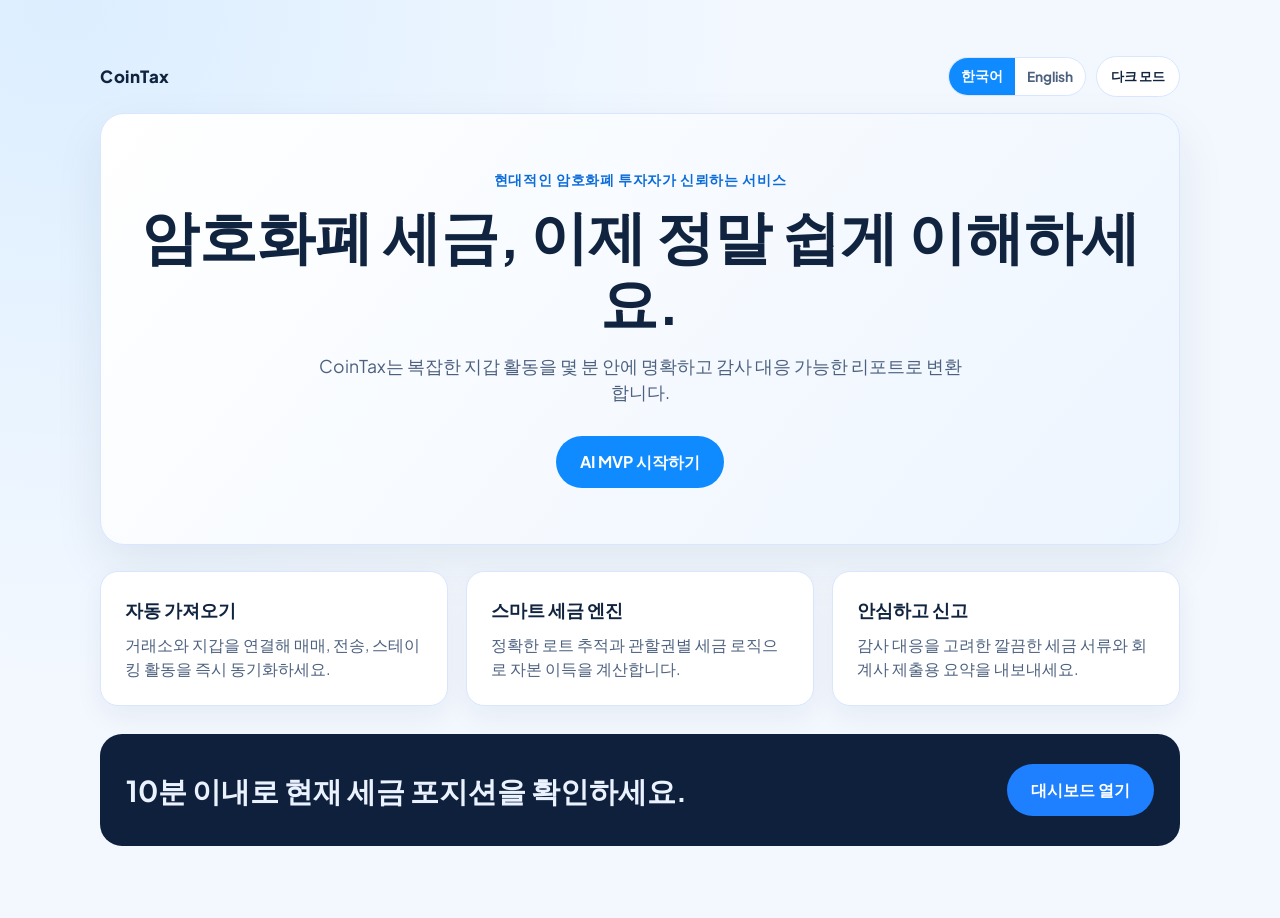
<file: index.html>
<!doctype html>
<html lang="ko">
<head>
  <meta charset="UTF-8" />
  <meta name="viewport" content="width=device-width, initial-scale=1.0" />
  <title>CoinTax | 암호화폐 세금, 더 명확하게</title>
  <meta
    name="description"
    content="CoinTax는 거래를 정리하고 세금 영향을 계산해, 더 자신 있게 신고할 수 있도록 돕습니다."
  />
  <link rel="preconnect" href="https://fonts.googleapis.com" />
  <link rel="preconnect" href="https://fonts.gstatic.com" crossorigin />
  <link
    href="https://fonts.googleapis.com/css2?family=Plus+Jakarta+Sans:wght@400;500;700;800&display=swap"
    rel="stylesheet"
  />
  <link href="/style.css" rel="stylesheet" />
</head>
<body>
  <main>
    <header class="topbar reveal-up">
      <div class="brand">CoinTax</div>
      <div class="controls">
        <div class="language-toggle" role="group" aria-label="언어 선택">
          <button id="lang-ko" class="lang-button is-active" type="button" aria-pressed="true">한국어</button>
          <button id="lang-en" class="lang-button" type="button" aria-pressed="false">English</button>
        </div>
        <button id="theme-toggle" class="theme-toggle" type="button" aria-label="다크 모드 켜기">
          <span id="theme-toggle-text">다크 모드</span>
        </button>
      </div>
    </header>

    <section class="hero reveal-up">
      <p class="tag" data-i18n="tagline">현대적인 암호화폐 투자자가 신뢰하는 서비스</p>
      <h1 data-i18n="heroTitle">암호화폐 세금, 이제 정말 쉽게 이해하세요.</h1>
      <p class="subtext" data-i18n="heroSubtext">
        CoinTax는 복잡한 지갑 활동을 몇 분 안에 명확하고 감사 대응 가능한 리포트로 변환합니다.
      </p>
      <a class="cta" href="/app" data-i18n="heroCta">AI MVP 시작하기</a>
    </section>

    <section class="features" aria-label="CoinTax 기능" data-i18n-aria-label="featuresAriaLabel">
      <article class="feature-card reveal-up">
        <h2 data-i18n="feature1Title">자동 가져오기</h2>
        <p data-i18n="feature1Body">
          거래소와 지갑을 연결해 매매, 전송, 스테이킹 활동을 즉시 동기화하세요.
        </p>
      </article>
      <article class="feature-card reveal-up">
        <h2 data-i18n="feature2Title">스마트 세금 엔진</h2>
        <p data-i18n="feature2Body">
          정확한 로트 추적과 관할권별 세금 로직으로 자본 이득을 계산합니다.
        </p>
      </article>
      <article class="feature-card reveal-up">
        <h2 data-i18n="feature3Title">안심하고 신고</h2>
        <p data-i18n="feature3Body">
          감사 대응을 고려한 깔끔한 세금 서류와 회계사 제출용 요약을 내보내세요.
        </p>
      </article>
    </section>

    <section id="get-started" class="cta-panel reveal-up">
      <h2 data-i18n="panelTitle">10분 이내로 현재 세금 포지션을 확인하세요.</h2>
      <a class="cta cta-secondary" href="/app" data-i18n="panelCta">대시보드 열기</a>
    </section>
  </main>
  <script defer type="text/javascript" src="/main.js"></script>
</body>
</html>
</file>
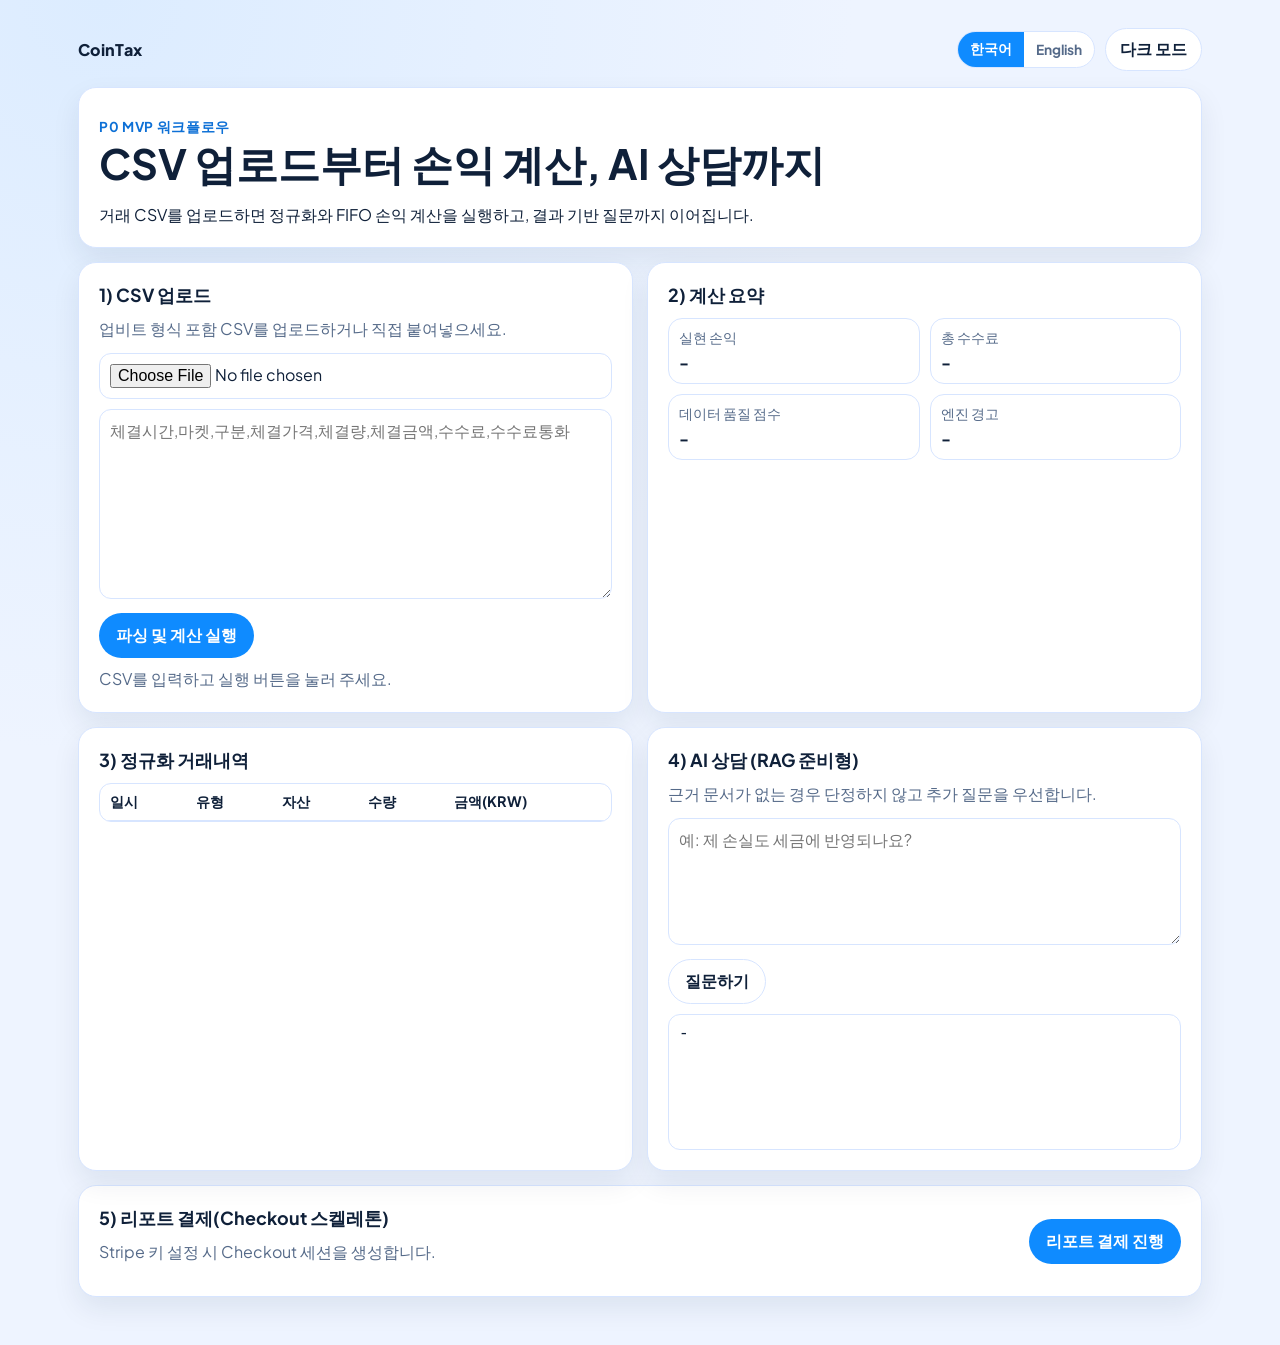
<file: app/index.html>
<!doctype html>
<html lang="ko">
<head>
  <meta charset="UTF-8" />
  <meta name="viewport" content="width=device-width, initial-scale=1.0" />
  <title>CoinTax AI MVP | 업로드부터 리포트까지</title>
  <meta
    name="description"
    content="CSV 업로드, 손익 계산, 데이터 품질 점수, AI 상담까지 한 번에 제공하는 CoinTax AI MVP"
  />
  <link rel="preconnect" href="https://fonts.googleapis.com" />
  <link rel="preconnect" href="https://fonts.gstatic.com" crossorigin />
  <link
    href="https://fonts.googleapis.com/css2?family=Plus+Jakarta+Sans:wght@400;500;700;800&display=swap"
    rel="stylesheet"
  />
  <link rel="stylesheet" href="/app/app.css" />
</head>
<body>
  <main class="app-shell">
    <header class="app-topbar">
      <a class="brand" href="/">CoinTax</a>
      <div class="top-controls">
        <div class="language-toggle" role="group" aria-label="언어 선택">
          <button id="lang-ko" class="lang-button is-active" type="button" aria-pressed="true">한국어</button>
          <button id="lang-en" class="lang-button" type="button" aria-pressed="false">English</button>
        </div>
        <button id="theme-toggle" class="theme-toggle" type="button" aria-label="다크 모드 켜기">
          <span id="theme-toggle-text">다크 모드</span>
        </button>
      </div>
    </header>

    <section class="hero card">
      <p class="hero-tag" data-i18n="heroTag">P0 MVP 워크플로우</p>
      <h1 data-i18n="heroTitle">CSV 업로드부터 손익 계산, AI 상담까지</h1>
      <p data-i18n="heroBody">거래 CSV를 업로드하면 정규화와 FIFO 손익 계산을 실행하고, 결과 기반 질문까지 이어집니다.</p>
    </section>

    <section class="grid two-col">
      <article class="card">
        <h2 data-i18n="uploadTitle">1) CSV 업로드</h2>
        <p class="muted" data-i18n="uploadBody">업비트 형식 포함 CSV를 업로드하거나 직접 붙여넣으세요.</p>
        <input id="csv-file" type="file" accept=".csv,text/csv" />
        <textarea id="csv-text" rows="8" placeholder="체결시간,마켓,구분,체결가격,체결량,체결금액,수수료,수수료통화"></textarea>
        <button id="parse-btn" class="btn primary" type="button" data-i18n="parseButton">파싱 및 계산 실행</button>
        <p id="upload-status" class="status" aria-live="polite"></p>
      </article>

      <article class="card">
        <h2 data-i18n="summaryTitle">2) 계산 요약</h2>
        <div class="stats">
          <div class="stat">
            <span data-i18n="gainLabel">실현 손익</span>
            <strong id="total-gain">-</strong>
          </div>
          <div class="stat">
            <span data-i18n="feeLabel">총 수수료</span>
            <strong id="total-fee">-</strong>
          </div>
          <div class="stat">
            <span data-i18n="qualityLabel">데이터 품질 점수</span>
            <strong id="quality-score">-</strong>
          </div>
          <div class="stat">
            <span data-i18n="flagLabel">엔진 경고</span>
            <strong id="flag-count">-</strong>
          </div>
        </div>
      </article>
    </section>

    <section class="grid two-col">
      <article class="card">
        <h2 data-i18n="recordsTitle">3) 정규화 거래내역</h2>
        <div class="table-wrap">
          <table>
            <thead>
              <tr>
                <th data-i18n="colDate">일시</th>
                <th data-i18n="colType">유형</th>
                <th data-i18n="colAsset">자산</th>
                <th data-i18n="colQty">수량</th>
                <th data-i18n="colAmount">금액(KRW)</th>
              </tr>
            </thead>
            <tbody id="record-rows"></tbody>
          </table>
        </div>
      </article>

      <article class="card">
        <h2 data-i18n="chatTitle">4) AI 상담 (RAG 준비형)</h2>
        <p class="muted" data-i18n="chatBody">근거 문서가 없는 경우 단정하지 않고 추가 질문을 우선합니다.</p>
        <textarea id="chat-question" rows="5" data-i18n-placeholder="chatPlaceholder" placeholder="예: 제 손실도 세금에 반영되나요?"></textarea>
        <button id="chat-btn" class="btn" type="button" data-i18n="chatButton">질문하기</button>
        <pre id="chat-answer" class="answer">-</pre>
      </article>
    </section>

    <section class="card actions">
      <div>
        <h2 data-i18n="reportTitle">5) 리포트 결제(Checkout 스켈레톤)</h2>
        <p class="muted" data-i18n="reportBody">Stripe 키 설정 시 Checkout 세션을 생성합니다.</p>
      </div>
      <button id="checkout-btn" class="btn primary" type="button" data-i18n="checkoutButton">리포트 결제 진행</button>
    </section>
  </main>

  <script defer src="/app/app.js"></script>
</body>
</html>
</file>
<file: style.css>
:root {
  --bg: #f3f8ff;
  --surface: #ffffff;
  --text: #10233f;
  --muted: #4d617f;
  --primary: #0f8bff;
  --primary-dark: #0c6cd9;
  --line: #d9e6ff;
  --hero-from: #ffffff;
  --hero-to: #edf5ff;
  --cta-panel-bg: #0f203c;
  --cta-panel-text: #eaf2ff;
  --body-overlay: radial-gradient(circle at 5% 0%, #dceeff 0%, transparent 45%);
}

:root[data-theme="dark"] {
  --bg: #081422;
  --surface: #0f1f33;
  --text: #e7f0ff;
  --muted: #9ab0cf;
  --primary: #3a9bff;
  --primary-dark: #267fdf;
  --line: #243a55;
  --hero-from: #0f1f33;
  --hero-to: #0b182a;
  --cta-panel-bg: #101b2d;
  --cta-panel-text: #e7f0ff;
  --body-overlay: radial-gradient(circle at 5% 0%, #1a3a5f 0%, transparent 45%);
}

* {
  box-sizing: border-box;
}

html,
body {
  margin: 0;
  padding: 0;
  scroll-behavior: smooth;
}

body {
  background: var(--body-overlay), var(--bg);
  color: var(--text);
  font-family: "Plus Jakarta Sans", sans-serif;
  min-height: 100vh;
  line-height: 1.5;
  transition: background 220ms ease, color 220ms ease;
}

main {
  margin: 0 auto;
  max-width: 1120px;
  padding: 56px 20px 72px;
}

.topbar {
  align-items: center;
  display: flex;
  justify-content: space-between;
  margin-bottom: 16px;
}

.controls {
  align-items: center;
  display: flex;
  gap: 10px;
}

.brand {
  font-size: 1.05rem;
  font-weight: 800;
  letter-spacing: 0.03em;
}

.language-toggle {
  background: var(--surface);
  border: 1px solid var(--line);
  border-radius: 999px;
  display: inline-flex;
  overflow: hidden;
}

.lang-button {
  background: transparent;
  border: 0;
  color: var(--muted);
  cursor: pointer;
  font-family: inherit;
  font-size: 0.86rem;
  font-weight: 700;
  padding: 9px 12px;
  transition: background 160ms ease, color 160ms ease;
}

.lang-button:hover {
  color: var(--text);
}

.lang-button.is-active {
  background: var(--primary);
  color: #fff;
}

.theme-toggle {
  background: var(--surface);
  border: 1px solid var(--line);
  border-radius: 999px;
  color: var(--text);
  cursor: pointer;
  font-family: inherit;
  font-weight: 700;
  padding: 10px 14px;
  transition: background 160ms ease, border-color 160ms ease, transform 160ms ease;
}

.theme-toggle:hover {
  border-color: var(--primary);
  transform: translateY(-1px);
}

.hero {
  background: linear-gradient(130deg, var(--hero-from) 0%, var(--hero-to) 100%);
  border: 1px solid var(--line);
  border-radius: 24px;
  box-shadow: 0 20px 50px rgba(16, 35, 63, 0.08);
  padding: 56px 32px;
  text-align: center;
}

.tag {
  color: var(--primary-dark);
  font-size: 0.85rem;
  font-weight: 700;
  letter-spacing: 0.06em;
  margin: 0 0 12px;
  text-transform: uppercase;
}

h1 {
  font-size: clamp(2rem, 4.5vw, 3.6rem);
  line-height: 1.15;
  margin: 0;
}

.subtext {
  color: var(--muted);
  font-size: 1.1rem;
  margin: 18px auto 30px;
  max-width: 650px;
}

.cta {
  background: var(--primary);
  border-radius: 999px;
  color: #fff;
  display: inline-block;
  font-weight: 700;
  padding: 14px 24px;
  text-decoration: none;
  transition: transform 160ms ease, box-shadow 160ms ease, background 160ms ease;
}

.cta:hover {
  background: var(--primary-dark);
  box-shadow: 0 12px 24px rgba(12, 108, 217, 0.28);
  transform: translateY(-2px);
}

.features {
  display: grid;
  gap: 18px;
  grid-template-columns: repeat(3, minmax(0, 1fr));
  margin-top: 26px;
}

.feature-card {
  background: var(--surface);
  border: 1px solid var(--line);
  border-radius: 18px;
  box-shadow: 0 10px 28px rgba(14, 34, 62, 0.06);
  padding: 24px;
}

.feature-card h2 {
  font-size: 1.15rem;
  margin: 0 0 10px;
}

.feature-card p {
  color: var(--muted);
  margin: 0;
}

.cta-panel {
  align-items: center;
  background: var(--cta-panel-bg);
  border-radius: 22px;
  color: var(--cta-panel-text);
  display: flex;
  gap: 18px;
  justify-content: space-between;
  margin-top: 28px;
  padding: 30px 26px;
}

.cta-panel h2 {
  font-size: clamp(1.2rem, 2.7vw, 1.8rem);
  line-height: 1.25;
  margin: 0;
  max-width: 620px;
}

.cta-secondary {
  background: #1e7fff;
  flex-shrink: 0;
}

.cta-secondary:hover {
  background: #56a1ff;
}

@media (max-width: 860px) {
  main {
    padding-top: 32px;
  }

  .topbar {
    align-items: flex-start;
    flex-direction: column;
    gap: 10px;
  }

  .controls {
    width: 100%;
  }

  .features {
    grid-template-columns: 1fr;
  }

  .cta-panel {
    align-items: flex-start;
    flex-direction: column;
  }
}

.reveal-up {
  opacity: 0;
  transform: translateY(16px);
  transition: opacity 480ms ease, transform 480ms ease;
}

.reveal-up.is-visible {
  opacity: 1;
  transform: translateY(0);
}
</file>
<file: app/app.css>
:root {
  --bg: #eef4ff;
  --surface: #ffffff;
  --text: #0f2039;
  --muted: #556a89;
  --line: #d7e5ff;
  --primary: #0f8bff;
  --primary-dark: #0d70d6;
}

:root[data-theme="dark"] {
  --bg: #0a1321;
  --surface: #0f2035;
  --text: #e7f0ff;
  --muted: #94a9c5;
  --line: #223a57;
  --primary: #429dff;
  --primary-dark: #2a83e5;
}

* { box-sizing: border-box; }

body {
  margin: 0;
  background: radial-gradient(circle at 8% 0%, #dcecff 0%, transparent 42%), var(--bg);
  color: var(--text);
  font-family: "Plus Jakarta Sans", sans-serif;
}

.app-shell {
  margin: 0 auto;
  max-width: 1160px;
  padding: 28px 18px 48px;
}

.app-topbar {
  display: flex;
  align-items: center;
  justify-content: space-between;
  gap: 10px;
  margin-bottom: 16px;
}

.brand {
  color: var(--text);
  font-weight: 800;
  letter-spacing: 0.02em;
  text-decoration: none;
}

.top-controls {
  display: flex;
  align-items: center;
  gap: 10px;
}

.language-toggle {
  display: inline-flex;
  border: 1px solid var(--line);
  border-radius: 999px;
  overflow: hidden;
  background: var(--surface);
}

.lang-button {
  border: 0;
  padding: 8px 12px;
  font: inherit;
  font-size: 0.86rem;
  font-weight: 700;
  color: var(--muted);
  background: transparent;
  cursor: pointer;
}

.lang-button.is-active {
  color: #fff;
  background: var(--primary);
}

.theme-toggle {
  border: 1px solid var(--line);
  border-radius: 999px;
  background: var(--surface);
  color: var(--text);
  padding: 9px 14px;
  font: inherit;
  font-weight: 700;
  cursor: pointer;
}

.card {
  background: var(--surface);
  border: 1px solid var(--line);
  border-radius: 18px;
  padding: 20px;
  box-shadow: 0 12px 28px rgba(15, 36, 66, 0.08);
}

.hero {
  margin-bottom: 14px;
}

.hero-tag {
  margin: 0 0 8px;
  color: var(--primary-dark);
  font-weight: 700;
  font-size: 0.85rem;
  letter-spacing: 0.05em;
  text-transform: uppercase;
}

.hero h1 {
  margin: 0;
  font-size: clamp(1.55rem, 3.8vw, 2.6rem);
}

.hero p {
  margin: 10px 0 0;
}

.grid {
  display: grid;
  gap: 14px;
  margin-top: 14px;
}

.two-col {
  grid-template-columns: repeat(2, minmax(0, 1fr));
}

h2 {
  margin: 0 0 10px;
  font-size: 1.12rem;
}

.muted {
  margin: 0 0 12px;
  color: var(--muted);
}

textarea,
input[type="file"] {
  width: 100%;
  border: 1px solid var(--line);
  border-radius: 12px;
  background: transparent;
  color: var(--text);
  padding: 10px;
  margin-bottom: 10px;
  font: inherit;
}

.btn {
  border: 1px solid var(--line);
  border-radius: 999px;
  background: var(--surface);
  color: var(--text);
  font: inherit;
  font-weight: 700;
  padding: 10px 16px;
  cursor: pointer;
}

.btn.primary {
  border-color: transparent;
  background: var(--primary);
  color: #fff;
}

.btn.primary:hover {
  background: var(--primary-dark);
}

.status {
  min-height: 24px;
  margin: 10px 0 0;
  color: var(--muted);
}

.stats {
  display: grid;
  grid-template-columns: repeat(2, minmax(0, 1fr));
  gap: 10px;
}

.stat {
  border: 1px solid var(--line);
  border-radius: 14px;
  padding: 10px;
}

.stat span {
  display: block;
  color: var(--muted);
  font-size: 0.86rem;
}

.stat strong {
  display: block;
  margin-top: 4px;
  font-size: 1.05rem;
}

.table-wrap {
  max-height: 360px;
  overflow: auto;
  border: 1px solid var(--line);
  border-radius: 12px;
}

table {
  width: 100%;
  border-collapse: collapse;
  font-size: 0.9rem;
}

th,
td {
  border-bottom: 1px solid var(--line);
  padding: 8px 10px;
  text-align: left;
}

.answer {
  margin: 10px 0 0;
  min-height: 136px;
  max-height: 300px;
  overflow: auto;
  padding: 10px;
  border: 1px solid var(--line);
  border-radius: 12px;
  white-space: pre-wrap;
  font-family: ui-monospace, SFMono-Regular, Menlo, Monaco, Consolas, "Liberation Mono", "Courier New", monospace;
}

.actions {
  margin-top: 14px;
  display: flex;
  align-items: center;
  justify-content: space-between;
  gap: 12px;
}

@media (max-width: 900px) {
  .two-col { grid-template-columns: 1fr; }
  .actions {
    align-items: flex-start;
    flex-direction: column;
  }
  .app-topbar {
    align-items: flex-start;
    flex-direction: column;
  }
}
</file>
